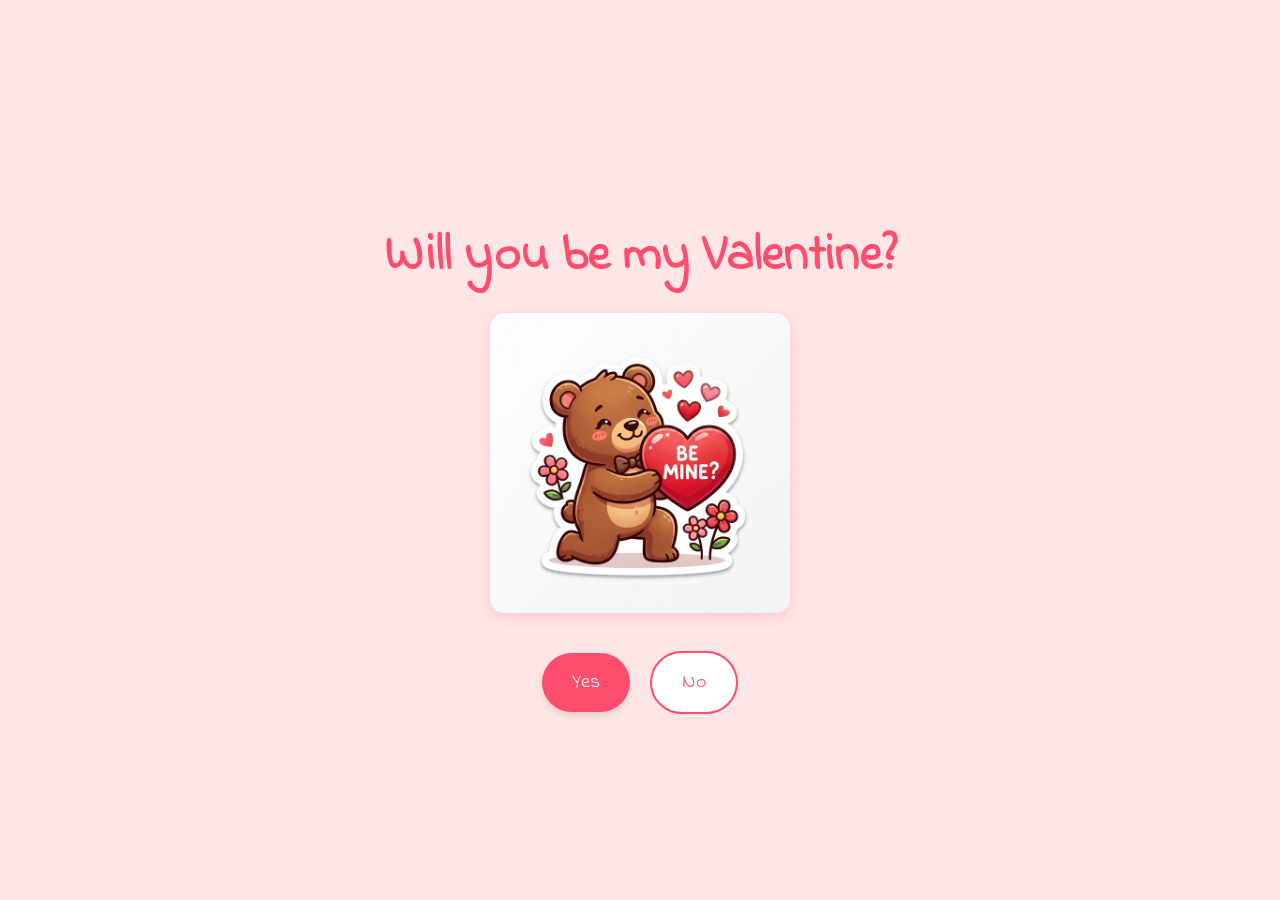
<file: ValentineSite/index.html>
<!DOCTYPE html>
<html lang="en">
<head>
    <meta charset="UTF-8">
    <meta name="viewport" content="width=device-width, initial-scale=1.0">
    <title>Will You Be My Valentine?</title>
    <link rel="stylesheet" href="style.css">
    <link href="https://fonts.googleapis.com/css2?family=Indie+Flower&display=swap" rel="stylesheet">
</head>
<body>
    <div class="container">
        <h1 class="header_text">Will you be my Valentine?</h1>
        <div class="gif_container">
            <img src="valentine_ask_bear.png" alt="Cute Bear Asking" id="main_gif">
        </div>
        <div class="buttons">
            <button class="btn" id="yesButton" onclick="nextPage()">Yes</button>
            <button class="btn" id="noButton" onmouseover="moveButton()" onclick="moveButton()">No</button>
        </div>
    </div>
    
    <script src="script.js"></script>
</body>
</html>
</file>
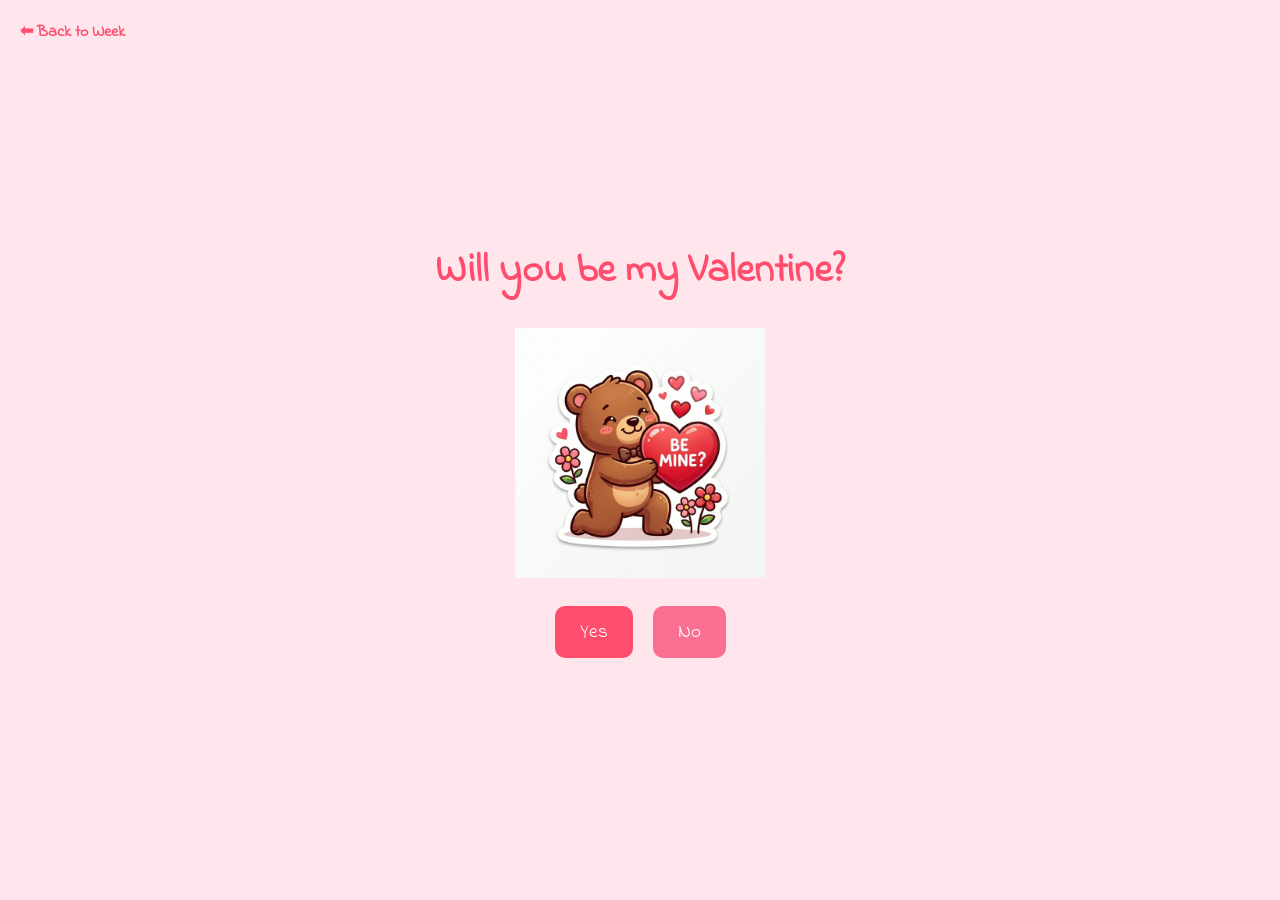
<file: vsite/index.html>
<!DOCTYPE html>
<html lang="en">

<head>
    <meta charset="UTF-8">
    <meta name="viewport" content="width=device-width, initial-scale=1.0, maximum-scale=1.0, user-scalable=no">
    <title>Will You Be My Valentine?</title>
    <link href="https://fonts.googleapis.com/css2?family=Indie+Flower&display=swap" rel="stylesheet">
    <style>
        body,
        html {
            margin: 0;
            padding: 0;
            width: 100%;
            height: 100%;
            overflow: hidden;
            font-family: 'Indie Flower', cursive;
            background-color: #ffe5ec;
            display: flex;
            justify-content: center;
            align-items: center;
        }

        .container {
            text-align: center;
            width: 100%;
            max-width: 100vw;
            max-height: 100vh;
            padding: 20px;
            box-sizing: border-box;
            display: flex;
            flex-direction: column;
            justify-content: center;
            align-items: center;
        }

        .header_text {
            color: #ff4d6d;
            font-size: 2.5rem;
            margin-top: 0;
        }

        .gif_container img {
            max-width: 250px;
            width: 100%;
            height: auto;
        }

        .buttons {
            margin-top: 20px;
            display: flex;
            gap: 20px;
        }

        .btn {
            padding: 12px 25px;
            font-size: 1.2rem;
            border: none;
            border-radius: 10px;
            cursor: pointer;
            background-color: #ff4d6d;
            color: white;
            font-family: 'Indie Flower', cursive;
        }

        #noButton {
            background-color: #fb6f92;
            transition: 0.1s;
        }

        @media (max-width: 600px) {
            .header_text {
                font-size: 1.8rem;
            }
        }
    </style>
</head>

<body>
    <div class="container">
        <a href="dashboard.html"
            style="position: absolute; top: 20px; left: 20px; text-decoration: none; color: #ff4d6d; font-weight: bold;">⬅
            Back to Week</a>
        <h1 class="header_text">Will you be my Valentine?</h1>
        <div class="gif_container">
            <img src="valentine_ask_bear.png" alt="Cute Bear Asking" id="main_gif">
        </div>
        <div class="buttons">
            <button class="btn" id="yesButton" onclick="nextPage()">Yes</button>
            <button class="btn" id="noButton" onmouseover="moveButton()" onclick="moveButton()">No</button>
        </div>
    </div>

    <script>
        function nextPage() {
            window.location.href = "yes.html";
        }

        function moveButton() {
            const btn = document.getElementById('noButton');
            const x = Math.random() * (window.innerWidth - btn.offsetWidth);
            const y = Math.random() * (window.innerHeight - btn.offsetHeight);
            btn.style.position = 'fixed';
            btn.style.left = x + 'px';
            btn.style.top = y + 'px';
        }
    </script>
</body>

</html>
</file>
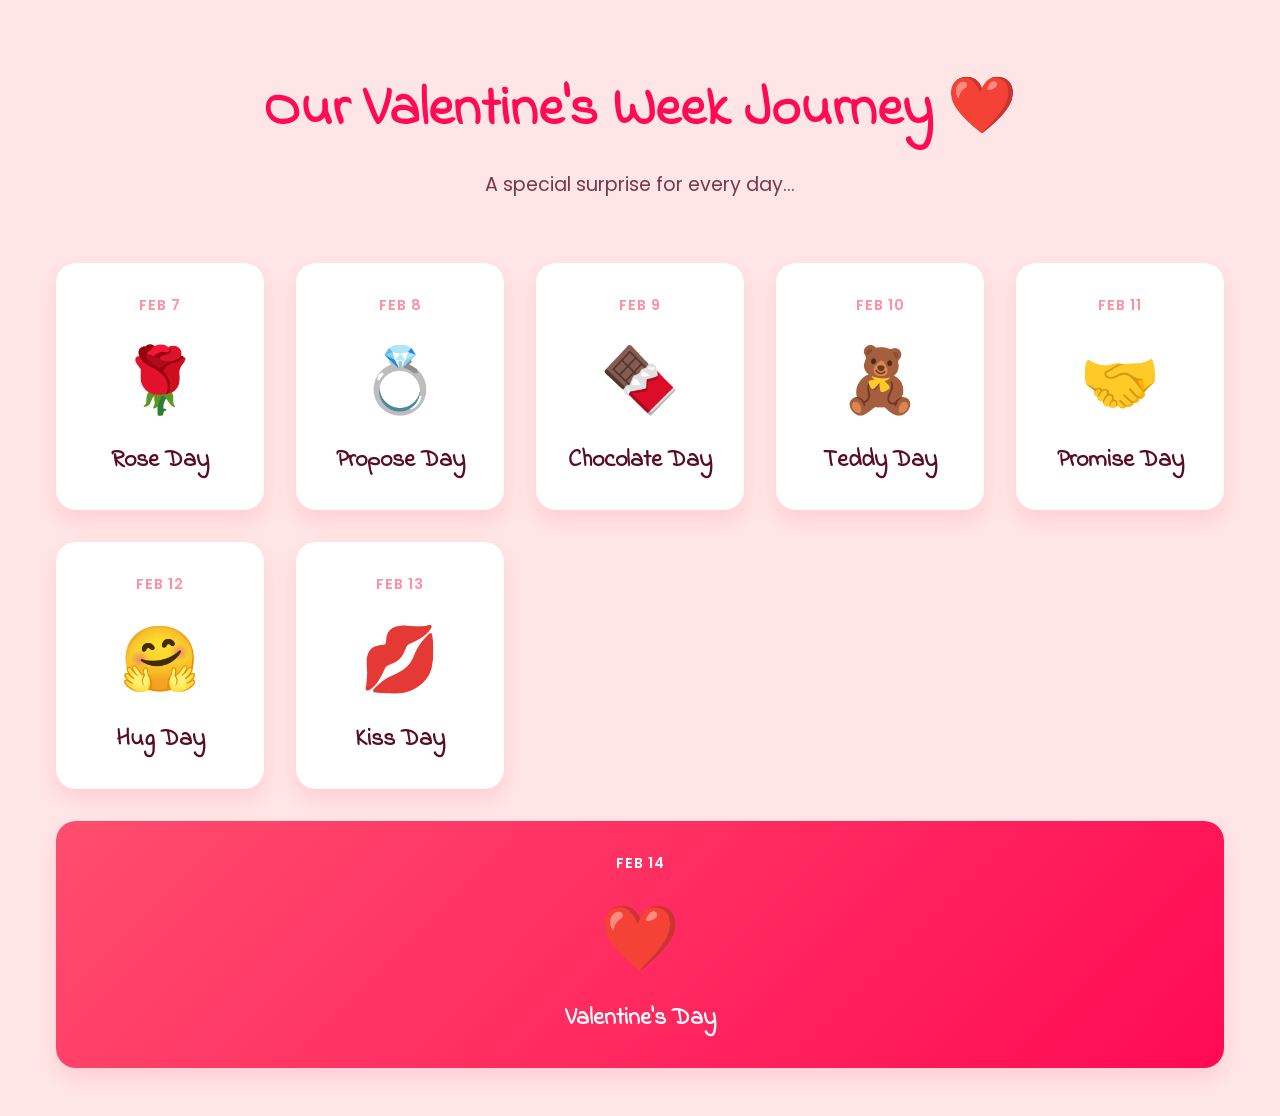
<file: vsite/dashboard.html>
<!DOCTYPE html>
<html lang="en">

<head>
    <meta charset="UTF-8">
    <meta name="viewport" content="width=device-width, initial-scale=1.0">
    <title>Valentine's Week 2026 ❤️</title>
    <link rel="stylesheet" href="style_week.css">
    <link href="https://fonts.googleapis.com/css2?family=Indie+Flower&family=Poppins:wght@300;400;600&display=swap"
        rel="stylesheet">
</head>

<body>
    <div class="week-container">
        <h1 class="main-title">Our Valentine's Week Journey ❤️</h1>
        <p class="subtitle">A special surprise for every day...</p>

        <div class="calendar-grid">
            <a href="rose_day.html" class="day-card" id="day-rose">
                <div class="date">Feb 7</div>
                <div class="icon">🌹</div>
                <div class="label">Rose Day</div>
            </a>
            <a href="propose_day.html" class="day-card" id="day-propose">
                <div class="date">Feb 8</div>
                <div class="icon">💍</div>
                <div class="label">Propose Day</div>
            </a>
            <a href="chocolate_day.html" class="day-card" id="day-chocolate">
                <div class="date">Feb 9</div>
                <div class="icon">🍫</div>
                <div class="label">Chocolate Day</div>
            </a>
            <a href="teddy_day.html" class="day-card" id="day-teddy">
                <div class="date">Feb 10</div>
                <div class="icon">🧸</div>
                <div class="label">Teddy Day</div>
            </a>
            <a href="promise_day.html" class="day-card" id="day-promise">
                <div class="date">Feb 11</div>
                <div class="icon">🤝</div>
                <div class="label">Promise Day</div>
            </a>
            <a href="hug_day.html" class="day-card" id="day-hug">
                <div class="date">Feb 12</div>
                <div class="icon">🤗</div>
                <div class="label">Hug Day</div>
            </a>
            <a href="kiss_day.html" class="day-card" id="day-kiss">
                <div class="date">Feb 13</div>
                <div class="icon">💋</div>
                <div class="label">Kiss Day</div>
            </a>
            <a href="index.html" class="day-card final-day" id="day-valentine">
                <div class="date">Feb 14</div>
                <div class="icon">❤️</div>
                <div class="label">Valentine's Day</div>
            </a>
        </div>
    </div>

    <script src="script_week.js"></script>
</body>

</html>
</file>
<file: ValentineSite/style.css>
:root {
  --color-bg: #ffe6e6; /* Light pink background */
  --color-text: #ff4d6d; /* Darker pink for text */
  --color-btn-yes: #ff4d6d;
  --color-btn-yes-hover: #ff1a4d;
  --color-btn-no: #ffffff;
  --color-btn-no-border: #ff4d6d;
}

body {
  display: flex;
  justify-content: center;
  align-items: center;
  height: 100vh;
  background-color: var(--color-bg);
  margin: 0;
  font-family: 'Indie Flower', cursive, sans-serif;
  overflow: hidden; /* Prevent scrolling if button moves too far */
}

.container {
  text-align: center;
  position: relative;
  z-index: 1; /* Ensure content is above confetti */
}

.header_text {
  font-size: 50px;
  color: var(--color-text);
  margin-bottom: 20px;
}

.gif_container img {
  width: 100%;
  max-width: 300px;
  height: auto;
  border-radius: 15px;
  box-shadow: 0 4px 15px rgba(255, 77, 109, 0.2);
}

.buttons {
  margin-top: 30px;
  display: flex;
  flex-wrap: wrap;
  justify-content: center;
  align-items: center;
  gap: 20px;
}

.btn {
  padding: 15px 30px;
  font-size: 20px;
  border: none;
  border-radius: 50px;
  cursor: pointer;
  transition: all 0.3s ease;
  font-family: 'Indie Flower', cursive, sans-serif;
}

#yesButton {
  background-color: var(--color-btn-yes);
  color: white;
  box-shadow: 0 4px 6px rgba(0,0,0,0.1);
}

#yesButton:hover {
  background-color: var(--color-btn-yes-hover);
  transform: scale(1.05);
}

#noButton {
  background-color: var(--color-btn-no);
  color: var(--color-text);
  border: 2px solid var(--color-btn-no-border);
}

#noButton:hover {
  background-color: #ffe6e6;
}
</file>
<file: vsite/style_week.css>
:root {
    --bg-color: #ffe6e6;
    --card-bg: #fff0f3;
    --text-color: #590d22;
    --accent-color: #ff4d6d;
    --hover-color: #ff8fa3;
    --font-heading: 'Indie Flower', cursive;
    --font-body: 'Poppins', sans-serif;
}

body {
    background-color: var(--bg-color);
    color: var(--text-color);
    font-family: var(--font-body);
    margin: 0;
    min-height: 100vh;
    display: flex;
    flex-direction: column;
    align-items: center;
}

/* Dashboard Styles */
.week-container {
    padding: 2rem;
    max-width: 1200px;
    width: 100%;
    text-align: center;
}

.main-title {
    font-family: var(--font-heading);
    font-size: 3.5rem;
    color: #ff0a54;
    margin-bottom: 0.5rem;
}

.subtitle {
    font-size: 1.2rem;
    margin-bottom: 3rem;
    opacity: 0.8;
}

.calendar-grid {
    display: grid;
    grid-template-columns: repeat(auto-fit, minmax(200px, 1fr));
    gap: 2rem;
    padding: 1rem;
}

.day-card {
    background: white;
    padding: 2rem;
    border-radius: 20px;
    box-shadow: 0 10px 20px rgba(255, 77, 109, 0.15);
    text-decoration: none;
    color: var(--text-color);
    transition: transform 0.3s ease, box-shadow 0.3s ease;
    display: flex;
    flex-direction: column;
    align-items: center;
    position: relative;
    overflow: hidden;
}

.day-card:hover {
    transform: translateY(-10px);
    box-shadow: 0 15px 30px rgba(255, 77, 109, 0.25);
    background: var(--card-bg);
}

.date {
    font-size: 0.9rem;
    font-weight: 600;
    text-transform: uppercase;
    letter-spacing: 1px;
    margin-bottom: 1rem;
    color: #ff8fa3;
}

.icon {
    font-size: 4rem;
    margin-bottom: 1rem;
    transition: transform 0.3s ease;
}

.day-card:hover .icon {
    transform: scale(1.2) rotate(10deg);
}

.label {
    font-family: var(--font-heading);
    font-size: 1.5rem;
    font-weight: bold;
}

.final-day {
    grid-column: 1 / -1;
    /* Span full width on smaller screens if possible, or visually distinct */
    background: linear-gradient(135deg, #ff4d6d, #ff0a54);
    color: white;
}

.final-day .date,
.final-day .label,
.final-day .icon {
    color: white;
}

.final-day:hover {
    background: linear-gradient(135deg, #ff2a55, #d90429);
}

/* Individual Page Styles */
.page-container {
    max-width: 800px;
    width: 90%;
    margin: 2rem auto;
    text-align: center;
    background: white;
    padding: 3rem;
    border-radius: 30px;
    box-shadow: 0 10px 30px rgba(0, 0, 0, 0.1);
    position: relative;
}

.back-btn {
    position: absolute;
    top: 20px;
    left: 20px;
    text-decoration: none;
    color: var(--accent-color);
    font-weight: bold;
    display: flex;
    align-items: center;
    gap: 5px;
    font-size: 0.9rem;
    transition: color 0.3s;
}

.back-btn:hover {
    color: #d90429;
}

.page-header {
    font-family: var(--font-heading);
    font-size: 3rem;
    color: var(--accent-color);
    margin-bottom: 2rem;
}

.content-area {
    margin: 2rem 0;
    min-height: 200px;
    display: flex;
    flex-direction: column;
    align-items: center;
    justify-content: center;
}

.interactive-btn {
    padding: 15px 40px;
    font-size: 1.2rem;
    background-color: var(--accent-color);
    color: white;
    border: none;
    border-radius: 50px;
    cursor: pointer;
    transition: transform 0.2s, background-color 0.2s;
    font-family: var(--font-body);
    box-shadow: 0 5px 15px rgba(255, 77, 109, 0.4);
    margin-top: 1rem;
}

.interactive-btn:hover {
    transform: scale(1.05);
    background-color: #ff0a54;
}

.hidden {
    display: none;
    opacity: 0;
    transition: opacity 0.5s;
}

.visible {
    display: block;
    animation: fadeIn 0.8s forwards;
}

@keyframes fadeIn {
    from {
        opacity: 0;
        transform: translateY(20px);
    }

    to {
        opacity: 1;
        transform: translateY(0);
    }
}

/* Specific Day Styles */
.rose-container img,
.couple-photo img {
    max-width: 100%;
    border-radius: 15px;
    box-shadow: 0 5px 15px rgba(0, 0, 0, 0.1);
}

.promise-list {
    text-align: left;
    background: #fff8f9;
    padding: 2rem;
    border-radius: 15px;
    border: 2px dashed #ffccd5;
}

.promise-item {
    margin-bottom: 1rem;
    font-size: 1.1rem;
    display: flex;
    align-items: center;
    gap: 10px;
}

/* Custom Photo Placeholder */
.photo-frame {
    width: 300px;
    height: 300px;
    /* Square by default */
    background-color: #eee;
    margin: 20px auto;
    border: 10px solid white;
    box-shadow: 0 5px 15px rgba(0, 0, 0, 0.1);
    display: flex;
    align-items: center;
    justify-content: center;
    overflow: hidden;
    position: relative;
    border-radius: 10px;
    transform: rotate(-3deg);
}

.photo-frame img {
    width: 100%;
    height: 100%;
    object-fit: cover;
}

.photo-placeholder-text {
    position: absolute;
    color: #888;
    font-size: 0.9rem;
    text-align: center;
    padding: 10px;
}
</file>
